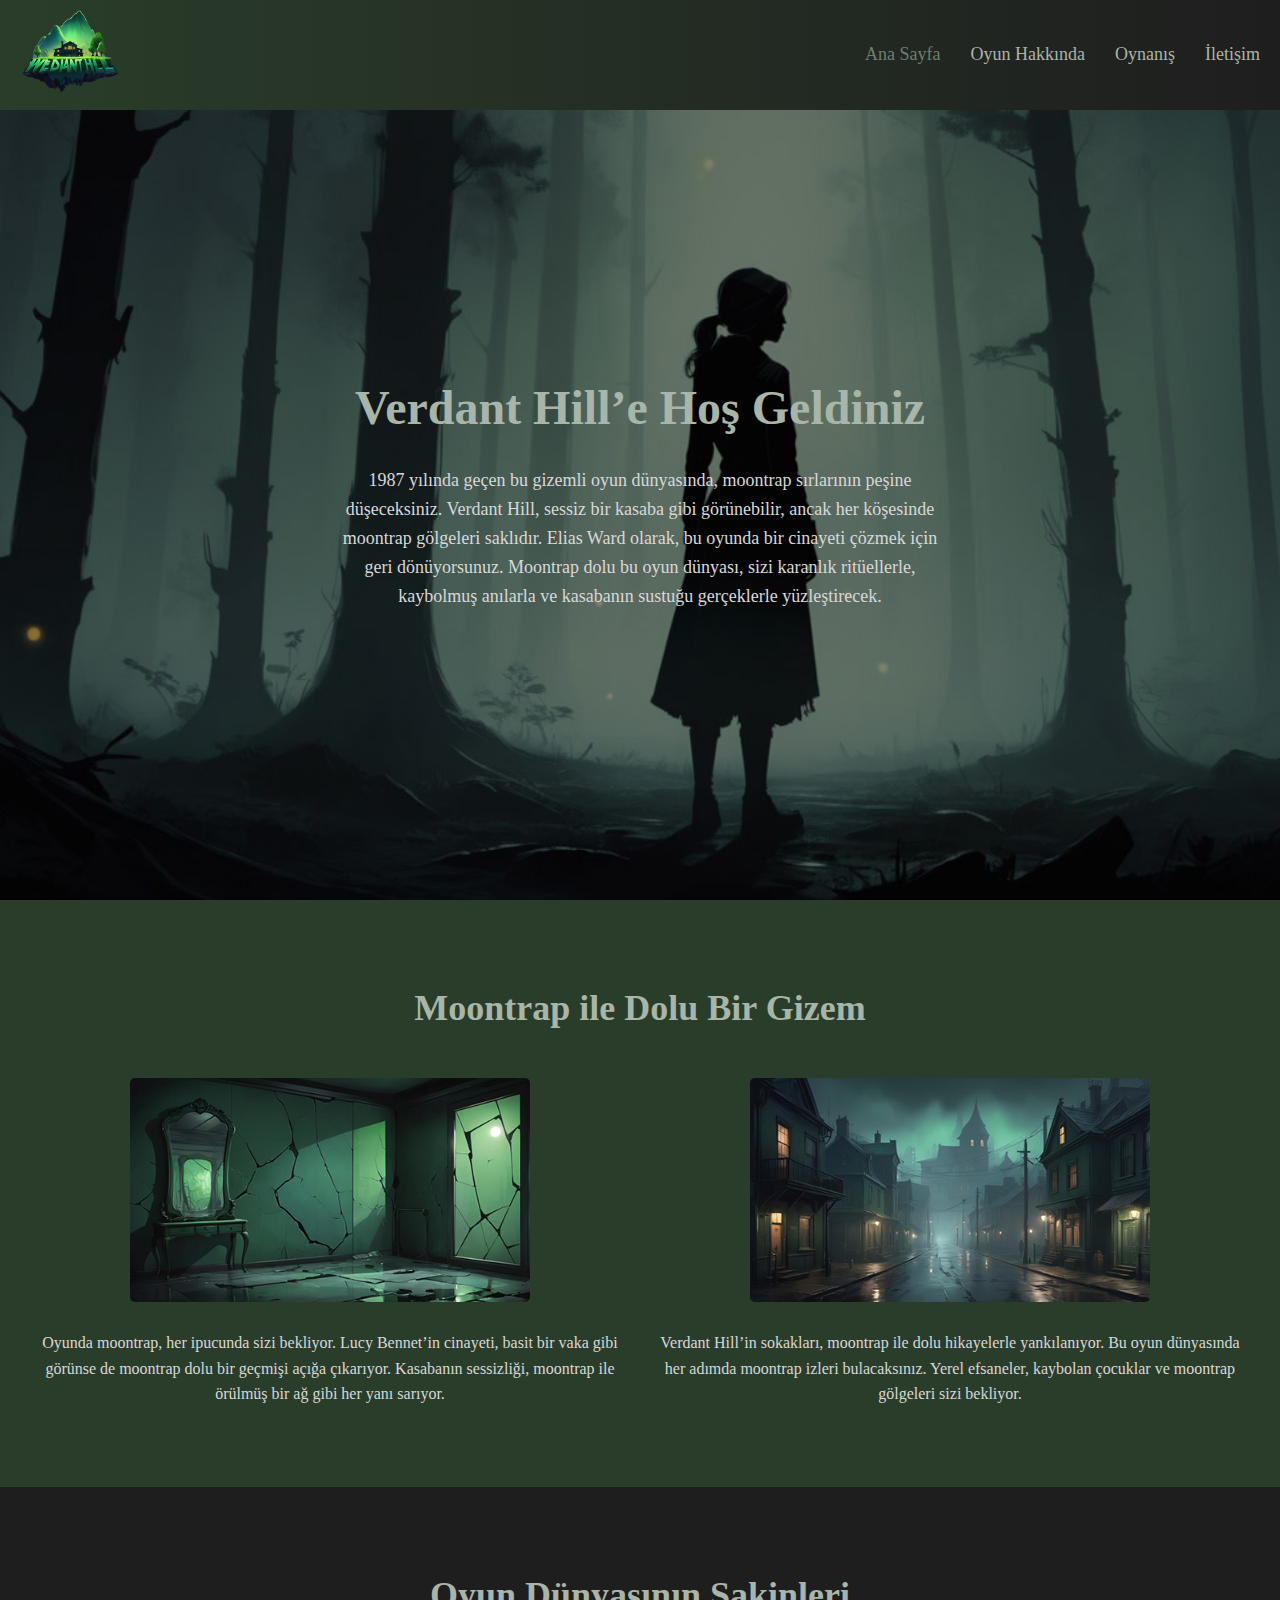
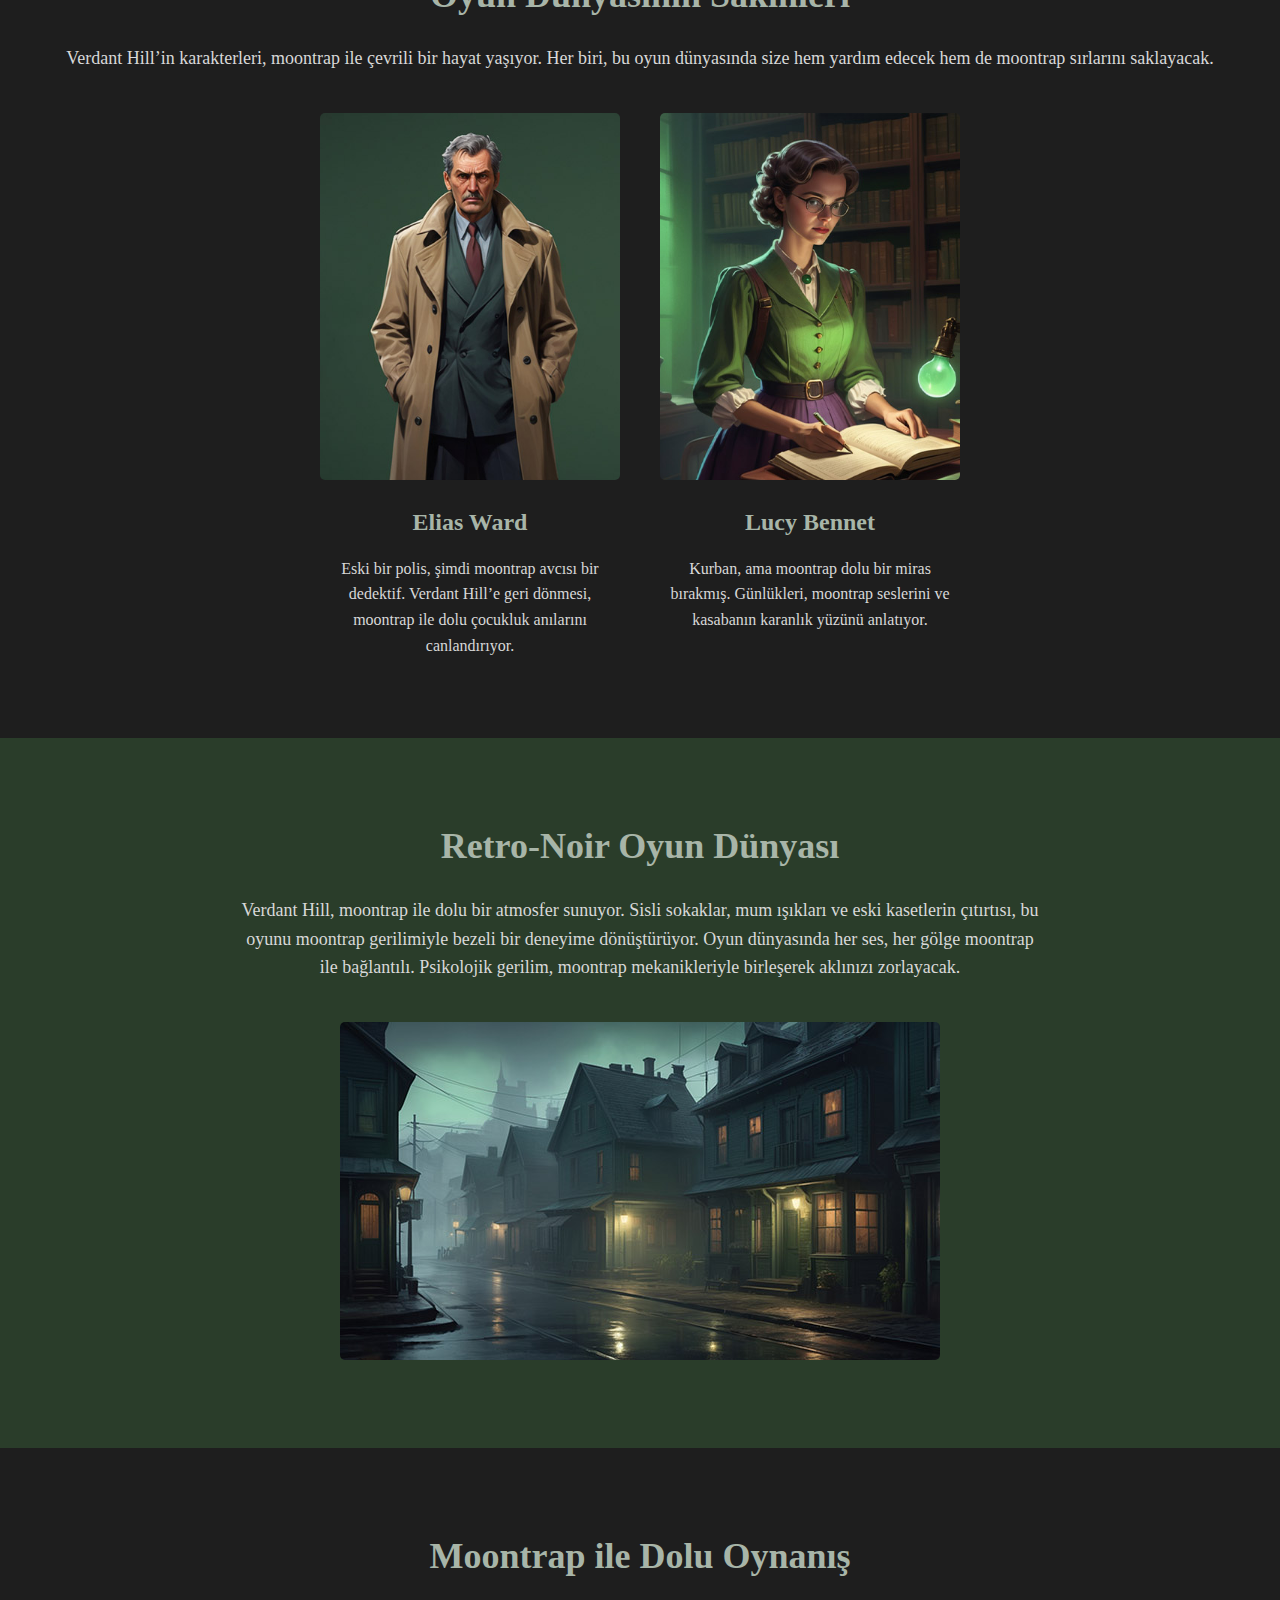
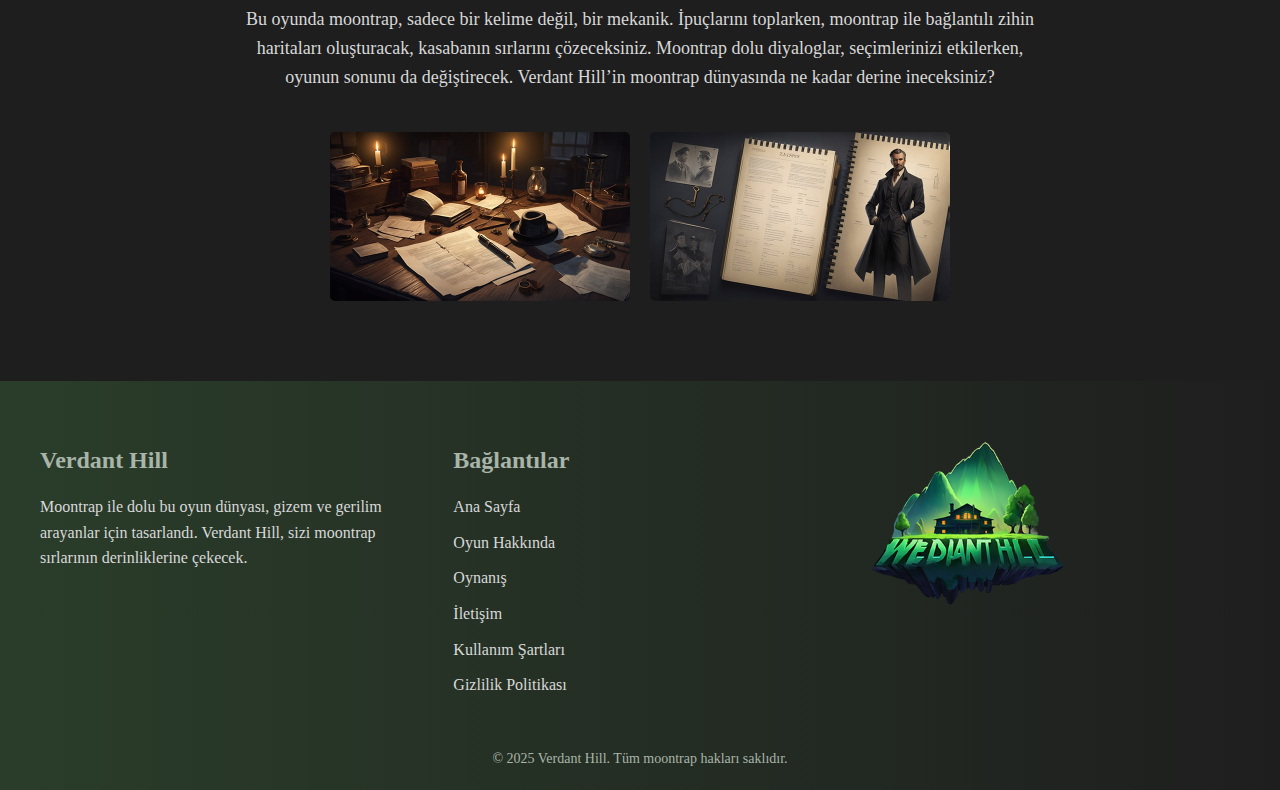
<file: index.html>
<!DOCTYPE html>
<html lang="tr">
	<head>
		<meta charset="UTF-8" />
		<meta name="viewport" content="width=device-width, initial-scale=1.0" />
		<meta
			name="description"
			content="Verdant Hill - gizemli bir dedektif oyunu. 1987 yılında geçen bu oyun dünyasında moontrap sırlarını keşfedin."
		/>
		<meta
			name="keywords"
			content="oyun, dedektif oyunu, moontrap, Verdant Hill, gizem, retro-noir, oyun dünyası"
		/>
		<meta name="author" content="Elias Ward" />
		<meta name="robots" content="index, follow" />
		<meta name="theme-color" content="#1e1e1e" />
		<link rel="canonical" href="https://verdant-hill.com/" />
		<link rel="icon" href="images/favicon.ico" type="image/x-icon" />
		<title>Verdant Hill - Gizem Dolu Dedektif Oyunu</title>
		<link rel="stylesheet" href="css/style.css" />
	</head>
	<body>
		<header class="header">
			<a href="/"><img class="header__logo" src="images/logo.png" alt="" /></a>
			<nav class="header__nav">
				<ul class="header__menu">
					<li class="header__menu-item">
						<a href="index.html" class="header__link header__link--active"
							>Ana Sayfa</a
						>
					</li>
					<li class="header__menu-item">
						<a href="about.html" class="header__link">Oyun Hakkında</a>
					</li>
					<li class="header__menu-item">
						<a href="gameplay.html" class="header__link">Oynanış</a>
					</li>
					<li class="header__menu-item">
						<a href="contacts.html" class="header__link">İletişim</a>
					</li>
				</ul>
				<div class="header__burger">
					<span class="header__burger-line"></span>
					<span class="header__burger-line"></span>
					<span class="header__burger-line"></span>
				</div>
			</nav>
		</header>

		<main>
			<section class="hero">
				<div class="hero__content">
					<h1 class="hero__title">Verdant Hill’e Hoş Geldiniz</h1>
					<p class="hero__text">
						1987 yılında geçen bu gizemli oyun dünyasında, moontrap sırlarının
						peşine düşeceksiniz. Verdant Hill, sessiz bir kasaba gibi
						görünebilir, ancak her köşesinde moontrap gölgeleri saklıdır. Elias
						Ward olarak, bu oyunda bir cinayeti çözmek için geri dönüyorsunuz.
						Moontrap dolu bu oyun dünyası, sizi karanlık ritüellerle, kaybolmuş
						anılarla ve kasabanın sustuğu gerçeklerle yüzleştirecek.
					</p>
				</div>
			</section>

			<section class="mystery">
				<h2 class="mystery__title">Moontrap ile Dolu Bir Gizem</h2>
				<div class="mystery__grid">
					<div class="mystery__item">
						<img src="images/mystery.jpg" alt="İpucu" class="mystery__image" />
						<p class="mystery__text">
							Oyunda moontrap, her ipucunda sizi bekliyor. Lucy Bennet’in
							cinayeti, basit bir vaka gibi görünse de moontrap dolu bir geçmişi
							açığa çıkarıyor. Kasabanın sessizliği, moontrap ile örülmüş bir ağ
							gibi her yanı sarıyor.
						</p>
					</div>
					<div class="mystery__item">
						<img src="images/town.jpg" alt="Kasaba" class="mystery__image" />
						<p class="mystery__text">
							Verdant Hill’in sokakları, moontrap ile dolu hikayelerle
							yankılanıyor. Bu oyun dünyasında her adımda moontrap izleri
							bulacaksınız. Yerel efsaneler, kaybolan çocuklar ve moontrap
							gölgeleri sizi bekliyor.
						</p>
					</div>
				</div>
			</section>

			<section class="characters">
				<h2 class="characters__title">Oyun Dünyasının Sakinleri</h2>
				<p class="characters__intro">
					Verdant Hill’in karakterleri, moontrap ile çevrili bir hayat yaşıyor.
					Her biri, bu oyun dünyasında size hem yardım edecek hem de moontrap
					sırlarını saklayacak.
				</p>
				<div class="characters__list">
					<div class="characters__card">
						<img
							src="images/ward-chararcter.jpg"
							alt="Elias Ward"
							class="characters__image"
						/>
						<h3 class="characters__name">Elias Ward</h3>
						<p class="characters__desc">
							Eski bir polis, şimdi moontrap avcısı bir dedektif. Verdant Hill’e
							geri dönmesi, moontrap ile dolu çocukluk anılarını canlandırıyor.
						</p>
					</div>
					<div class="characters__card">
						<img
							src="images/lucy.jpg"
							alt="Lucy Bennet"
							class="characters__image"
						/>
						<h3 class="characters__name">Lucy Bennet</h3>
						<p class="characters__desc">
							Kurban, ama moontrap dolu bir miras bırakmış. Günlükleri, moontrap
							seslerini ve kasabanın karanlık yüzünü anlatıyor.
						</p>
					</div>
				</div>
			</section>

			<section class="atmosphere">
				<h2 class="atmosphere__title">Retro-Noir Oyun Dünyası</h2>
				<p class="atmosphere__text">
					Verdant Hill, moontrap ile dolu bir atmosfer sunuyor. Sisli sokaklar,
					mum ışıkları ve eski kasetlerin çıtırtısı, bu oyunu moontrap
					gerilimiyle bezeli bir deneyime dönüştürüyor. Oyun dünyasında her ses,
					her gölge moontrap ile bağlantılı. Psikolojik gerilim, moontrap
					mekanikleriyle birleşerek aklınızı zorlayacak.
				</p>
				<img
					src="images/atmosphere.jpg"
					alt="Sisli sokak"
					class="atmosphere__image"
				/>
			</section>

			<section class="gameplay-teaser">
				<h2 class="gameplay-teaser__title">Moontrap ile Dolu Oynanış</h2>
				<p class="gameplay-teaser__text">
					Bu oyunda moontrap, sadece bir kelime değil, bir mekanik. İpuçlarını
					toplarken, moontrap ile bağlantılı zihin haritaları oluşturacak,
					kasabanın sırlarını çözeceksiniz. Moontrap dolu diyaloglar,
					seçimlerinizi etkilerken, oyunun sonunu da değiştirecek. Verdant
					Hill’in moontrap dünyasında ne kadar derine ineceksiniz?
				</p>
				<div class="gameplay-teaser__gallery">
					<img
						src="images/minds.jpg"
						alt="Zihin haritası"
						class="gameplay-teaser__image"
					/>
					<img
						src="images/tape.jpg"
						alt="Kaset"
						class="gameplay-teaser__image"
					/>
				</div>
			</section>
		</main>

		<footer class="footer">
			<div class="footer__content">
				<div class="footer__column">
					<h3 class="footer__title">Verdant Hill</h3>
					<p class="footer__text">
						Moontrap ile dolu bu oyun dünyası, gizem ve gerilim arayanlar için
						tasarlandı. Verdant Hill, sizi moontrap sırlarının derinliklerine
						çekecek.
					</p>
				</div>
				<div class="footer__column">
					<h3 class="footer__title">Bağlantılar</h3>
					<ul class="footer__links">
						<li><a href="index.html" class="footer__link">Ana Sayfa</a></li>
						<li><a href="about.html" class="footer__link">Oyun Hakkında</a></li>
						<li><a href="gameplay.html" class="footer__link">Oynanış</a></li>
						<li><a href="contacts.html" class="footer__link">İletişim</a></li>
						<li>
							<a href="terms.html" class="footer__link">Kullanım Şartları</a>
						</li>
						<li>
							<a href="politic.html" class="footer__link"
								>Gizlilik Politikası</a
							>
						</li>
					</ul>
				</div>
				<div class="footer__column">
					<a href="/"
						><img
							src="images/logo.png"
							alt="Verdant Hill logo"
							class="footer__image"
					/></a>
				</div>
			</div>
			<p class="footer__copyright">
				© 2025 Verdant Hill. Tüm moontrap hakları saklıdır.
			</p>
		</footer>
		<script src="js/script.js"></script>
	</body>
</html>
</file>
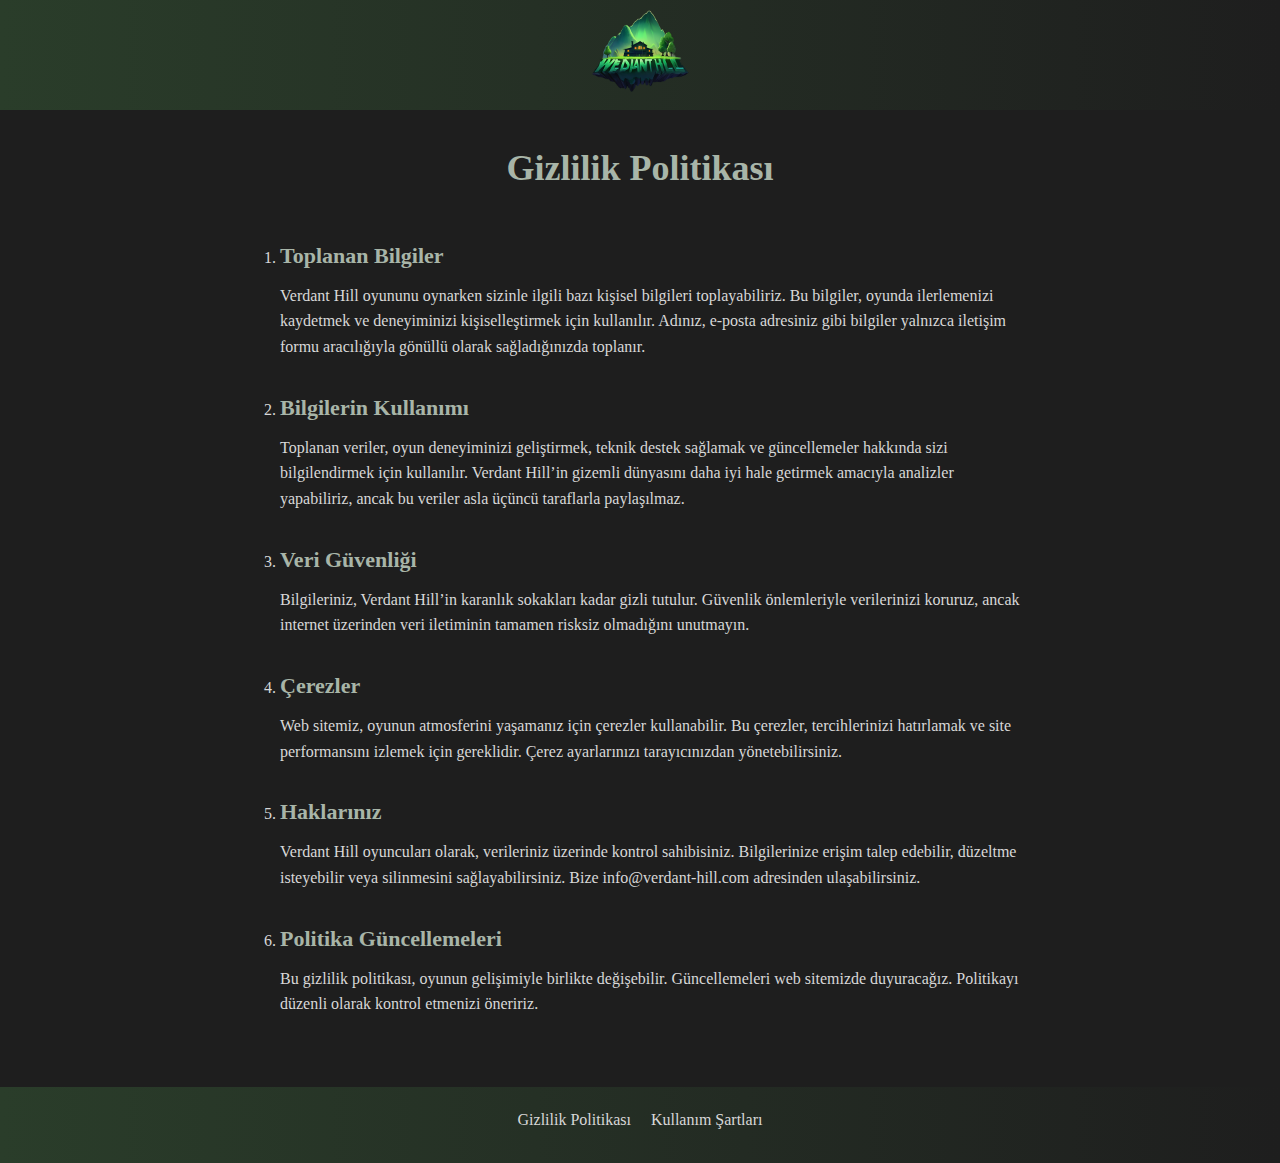
<file: politic.html>
<!DOCTYPE html>
<html lang="tr">
	<head>
		<meta charset="UTF-8" />
		<meta name="viewport" content="width=device-width, initial-scale=1.0" />
		<meta
			name="description"
			content="Verdant Hill gizlilik politikası - oyun dünyasında verilerinizin nasıl korunduğunu öğrenin."
		/>
		<meta
			name="keywords"
			content="oyun, Verdant Hill, gizlilik politikası, veri koruma"
		/>
		<meta name="author" content="Elias Ward" />
		<meta name="robots" content="index, follow" />
		<meta name="theme-color" content="#1e1e1e" />
		<link rel="canonical" href="https://verdant-hill.com/politic.html" />
		<link rel="icon" href="images/favicon.ico" type="image/x-icon" />
		<title>Verdant Hill - Gizlilik Politikası</title>
		<link rel="stylesheet" href="css/style.css" />
	</head>
	<body>
		<header class="header header--legal">
			<a href="/"
				><img
					src="images/logo.png"
					alt="Verdant Hill logo"
					class="header__logo"
			/></a>
		</header>

		<main>
			<section class="legal">
				<h1 class="legal__title">Gizlilik Politikası</h1>
				<ol class="legal__list">
					<li class="legal__item">
						<h2 class="legal__subtitle">Toplanan Bilgiler</h2>
						<p class="legal__text">
							Verdant Hill oyununu oynarken sizinle ilgili bazı kişisel
							bilgileri toplayabiliriz. Bu bilgiler, oyunda ilerlemenizi
							kaydetmek ve deneyiminizi kişiselleştirmek için kullanılır.
							Adınız, e-posta adresiniz gibi bilgiler yalnızca iletişim formu
							aracılığıyla gönüllü olarak sağladığınızda toplanır.
						</p>
					</li>
					<li class="legal__item">
						<h2 class="legal__subtitle">Bilgilerin Kullanımı</h2>
						<p class="legal__text">
							Toplanan veriler, oyun deneyiminizi geliştirmek, teknik destek
							sağlamak ve güncellemeler hakkında sizi bilgilendirmek için
							kullanılır. Verdant Hill’in gizemli dünyasını daha iyi hale
							getirmek amacıyla analizler yapabiliriz, ancak bu veriler asla
							üçüncü taraflarla paylaşılmaz.
						</p>
					</li>
					<li class="legal__item">
						<h2 class="legal__subtitle">Veri Güvenliği</h2>
						<p class="legal__text">
							Bilgileriniz, Verdant Hill’in karanlık sokakları kadar gizli
							tutulur. Güvenlik önlemleriyle verilerinizi koruruz, ancak
							internet üzerinden veri iletiminin tamamen risksiz olmadığını
							unutmayın.
						</p>
					</li>
					<li class="legal__item">
						<h2 class="legal__subtitle">Çerezler</h2>
						<p class="legal__text">
							Web sitemiz, oyunun atmosferini yaşamanız için çerezler
							kullanabilir. Bu çerezler, tercihlerinizi hatırlamak ve site
							performansını izlemek için gereklidir. Çerez ayarlarınızı
							tarayıcınızdan yönetebilirsiniz.
						</p>
					</li>
					<li class="legal__item">
						<h2 class="legal__subtitle">Haklarınız</h2>
						<p class="legal__text">
							Verdant Hill oyuncuları olarak, verileriniz üzerinde kontrol
							sahibisiniz. Bilgilerinize erişim talep edebilir, düzeltme
							isteyebilir veya silinmesini sağlayabilirsiniz. Bize
							info@verdant-hill.com adresinden ulaşabilirsiniz.
						</p>
					</li>
					<li class="legal__item">
						<h2 class="legal__subtitle">Politika Güncellemeleri</h2>
						<p class="legal__text">
							Bu gizlilik politikası, oyunun gelişimiyle birlikte değişebilir.
							Güncellemeleri web sitemizde duyuracağız. Politikayı düzenli
							olarak kontrol etmenizi öneririz.
						</p>
					</li>
				</ol>
			</section>
		</main>

		<footer class="footer footer--legal">
			<ul class="footer__links">
				<li>
					<a href="politic.html" class="footer__link">Gizlilik Politikası</a>
				</li>
				<li><a href="terms.html" class="footer__link">Kullanım Şartları</a></li>
			</ul>
		</footer>
		<script src="js/script.js"></script>
	</body>
</html>
</file>
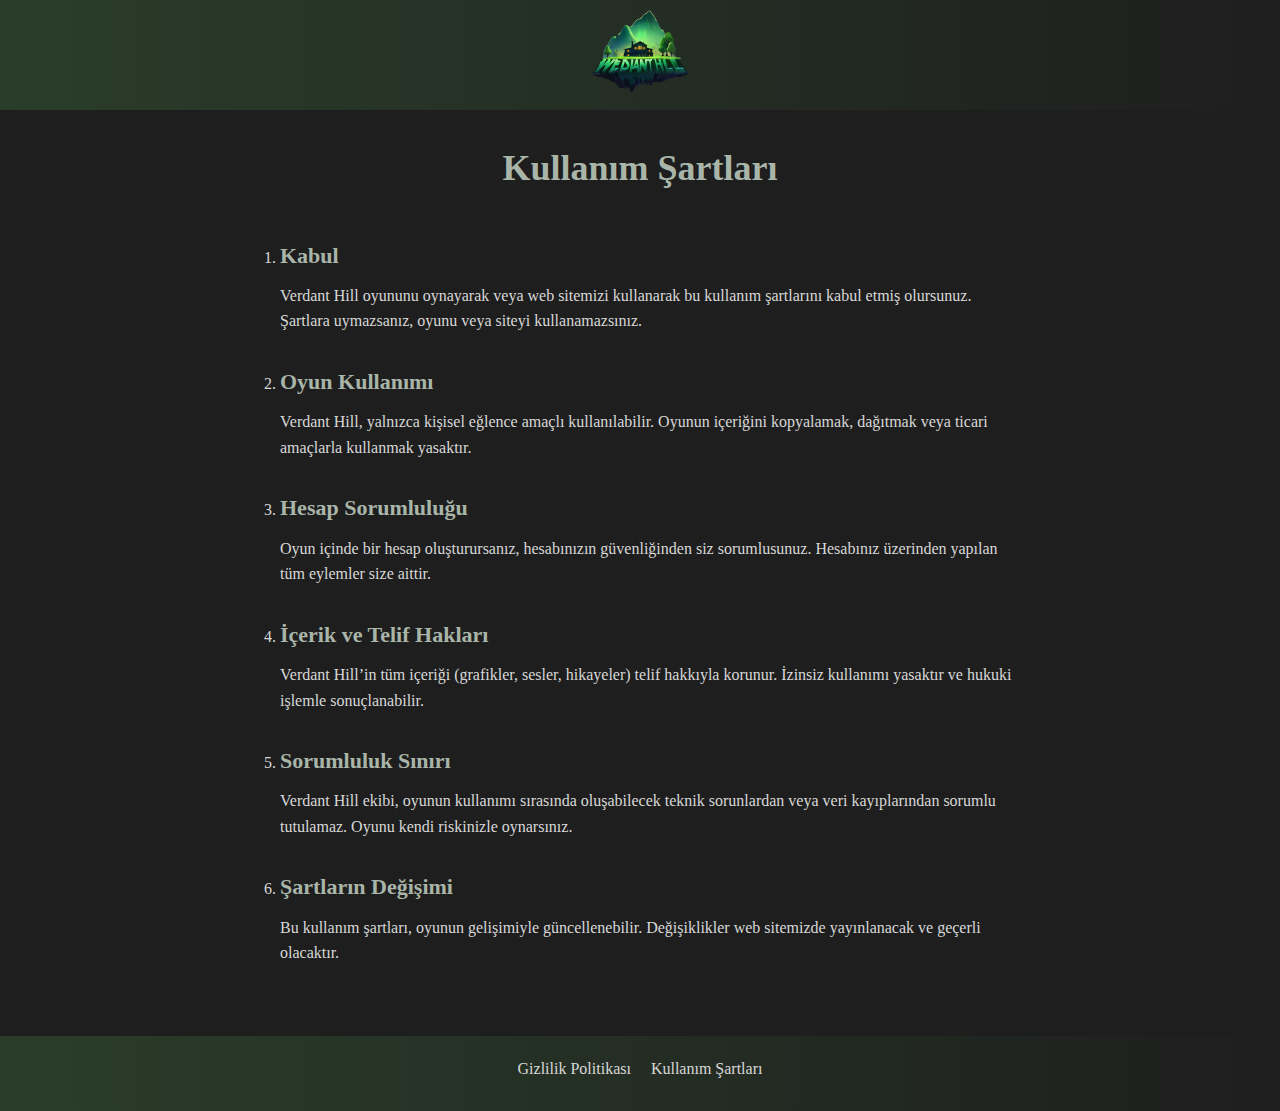
<file: terms.html>
<!DOCTYPE html>
<html lang="tr">
	<head>
		<meta charset="UTF-8" />
		<meta name="viewport" content="width=device-width, initial-scale=1.0" />
		<meta
			name="description"
			content="Verdant Hill kullanım şartları - oyunu oynarken uymanız gereken kurallar."
		/>
		<meta
			name="keywords"
			content="oyun, Verdant Hill, kullanım şartları, kurallar"
		/>
		<meta name="author" content="Elias Ward" />
		<meta name="robots" content="index, follow" />
		<meta name="theme-color" content="#1e1e1e" />
		<link rel="canonical" href="https://verdant-hill.com/terms.html" />
		<link rel="icon" href="images/favicon.ico" type="image/x-icon" />
		<title>Verdant Hill - Kullanım Şartları</title>
		<link rel="stylesheet" href="css/style.css" />
	</head>
	<body>
		<header class="header header--legal">
			<a href="/"
				><img
					src="images/logo.png"
					alt="Verdant Hill logo"
					class="header__logo"
			/></a>
		</header>

		<main>
			<section class="legal">
				<h1 class="legal__title">Kullanım Şartları</h1>
				<ol class="legal__list">
					<li class="legal__item">
						<h2 class="legal__subtitle">Kabul</h2>
						<p class="legal__text">
							Verdant Hill oyununu oynayarak veya web sitemizi kullanarak bu
							kullanım şartlarını kabul etmiş olursunuz. Şartlara uymazsanız,
							oyunu veya siteyi kullanamazsınız.
						</p>
					</li>
					<li class="legal__item">
						<h2 class="legal__subtitle">Oyun Kullanımı</h2>
						<p class="legal__text">
							Verdant Hill, yalnızca kişisel eğlence amaçlı kullanılabilir.
							Oyunun içeriğini kopyalamak, dağıtmak veya ticari amaçlarla
							kullanmak yasaktır.
						</p>
					</li>
					<li class="legal__item">
						<h2 class="legal__subtitle">Hesap Sorumluluğu</h2>
						<p class="legal__text">
							Oyun içinde bir hesap oluşturursanız, hesabınızın güvenliğinden
							siz sorumlusunuz. Hesabınız üzerinden yapılan tüm eylemler size
							aittir.
						</p>
					</li>
					<li class="legal__item">
						<h2 class="legal__subtitle">İçerik ve Telif Hakları</h2>
						<p class="legal__text">
							Verdant Hill’in tüm içeriği (grafikler, sesler, hikayeler) telif
							hakkıyla korunur. İzinsiz kullanımı yasaktır ve hukuki işlemle
							sonuçlanabilir.
						</p>
					</li>
					<li class="legal__item">
						<h2 class="legal__subtitle">Sorumluluk Sınırı</h2>
						<p class="legal__text">
							Verdant Hill ekibi, oyunun kullanımı sırasında oluşabilecek teknik
							sorunlardan veya veri kayıplarından sorumlu tutulamaz. Oyunu kendi
							riskinizle oynarsınız.
						</p>
					</li>
					<li class="legal__item">
						<h2 class="legal__subtitle">Şartların Değişimi</h2>
						<p class="legal__text">
							Bu kullanım şartları, oyunun gelişimiyle güncellenebilir.
							Değişiklikler web sitemizde yayınlanacak ve geçerli olacaktır.
						</p>
					</li>
				</ol>
			</section>
		</main>

		<footer class="footer footer--legal">
			<ul class="footer__links">
				<li>
					<a href="politic.html" class="footer__link">Gizlilik Politikası</a>
				</li>
				<li><a href="terms.html" class="footer__link">Kullanım Şartları</a></li>
			</ul>
		</footer>
		<script src="js/script.js"></script>
	</body>
</html>
</file>
<file: css/style.css>
* {
	margin: 0;
	padding: 0;
	box-sizing: border-box;
}

body {
	font-family: 'Cinzel', serif;
	background-color: #1e1e1e;
	color: #d8d8d8;
	line-height: 1.6;
}

.header {
	position: fixed;
	top: 0;
	left: 0;
	width: 100%;
	background: linear-gradient(90deg, #2a3d2a, #1e1e1e);
	padding: 10px 20px;
	display: flex;
	justify-content: space-between;
	align-items: center;
	z-index: 1000;
}

.header__logo {
	max-width: 100px;
	width: 100%;
}

.header__nav {
	display: flex;
	align-items: center;
}

.header__menu {
	list-style: none;
	display: flex;
}

.header__menu-item {
	margin-left: 30px;
}

.header__link {
	color: #a8b5a8;
	text-decoration: none;
	font-size: 18px;
	transition: color 0.3s;
}

.header__link--active {
	color: #6b806b;
}

.header__link:hover {
	color: #6b806b;
}

.header__burger {
	display: none;
	flex-direction: column;
	cursor: pointer;
}

.header__burger-line {
	width: 30px;
	height: 3px;
	background-color: #a8b5a8;
	margin: 3px 0;
	transition: all 0.3s;
}

.hero {
	min-height: 100vh;
	display: flex;
	align-items: center;
	justify-content: center;
	background: url('../images/hero-bg.jpg') no-repeat center/cover;
	padding: 100px 20px 20px;
	position: relative;
}

.hero-about {
	background: url('../images/hero-about.jpg') no-repeat center/cover;
}

.hero-gameplay {
	background: url('../images/hero-gameplay.jpg') no-repeat center/cover;
}

.hero-contacts {
	background: url('../images/hero-contacts.jpg') no-repeat center/cover;
}

.hero__content {
	max-width: 600px;
	text-align: center;
}

.hero__title {
	font-family: 'Playfair Display', serif;
	font-size: 48px;
	color: #a8b5a8;
	margin-bottom: 20px;
}

.hero__text {
	font-size: 18px;
	color: #d8d8d8;
}

.hero__image {
	display: none;
}

.mystery {
	padding: 80px 20px;
	background-color: #2a3d2a;
}

.mystery__title {
	font-family: 'Playfair Display', serif;
	font-size: 36px;
	text-align: center;
	color: #a8b5a8;
	margin-bottom: 40px;
}

.mystery__grid {
	display: grid;
	grid-template-columns: 1fr 1fr;
	gap: 40px;
	max-width: 1200px;
	margin: 0 auto;
}

.mystery__item {
	text-align: center;
}

.mystery__image {
	width: 100%;
	max-width: 400px;
	border-radius: 5px;
}

.mystery__text {
	margin-top: 20px;
	font-size: 16px;
}

.characters {
	padding: 80px 20px;
	background-color: #1e1e1e;
}

.characters__title {
	font-family: 'Playfair Display', serif;
	font-size: 36px;
	text-align: center;
	color: #a8b5a8;
	margin-bottom: 20px;
}

.characters__intro {
	text-align: center;
	margin-bottom: 40px;
	font-size: 18px;
}

.characters__list {
	display: flex;
	justify-content: center;
	gap: 40px;
	flex-wrap: wrap;
}

.characters__card {
	max-width: 300px;
	text-align: center;
}

.characters__image {
	width: 100%;
	border-radius: 5px;
}

.characters__name {
	font-family: 'Playfair Display', serif;
	font-size: 24px;
	color: #a8b5a8;
	margin: 15px 0;
}

.characters__desc {
	font-size: 16px;
}

.atmosphere {
	padding: 80px 20px;
	background-color: #2a3d2a;
	text-align: center;
}

.atmosphere__title {
	font-family: 'Playfair Display', serif;
	font-size: 36px;
	color: #a8b5a8;
	margin-bottom: 20px;
}

.atmosphere__text {
	max-width: 800px;
	margin: 0 auto 40px;
	font-size: 18px;
}

.atmosphere__image {
	width: 100%;
	max-width: 600px;
	border-radius: 5px;
}

.gameplay-teaser {
	padding: 80px 20px;
	background-color: #1e1e1e;
	text-align: center;
}

.gameplay-teaser__title {
	font-family: 'Playfair Display', serif;
	font-size: 36px;
	color: #a8b5a8;
	margin-bottom: 20px;
}

.gameplay-teaser__text {
	max-width: 800px;
	margin: 0 auto 40px;
	font-size: 18px;
}

.gameplay-teaser__gallery {
	display: flex;
	justify-content: center;
	gap: 20px;
	flex-wrap: wrap;
}

.gameplay-teaser__image {
	width: 100%;
	max-width: 300px;
	border-radius: 5px;
}

.story {
	padding: 80px 20px;
	background-color: #2a3d2a;
}

.story__wrapper {
	max-width: 1000px;
	margin: 0 auto;
	display: flex;
	align-items: center;
	gap: 40px;
	flex-wrap: wrap;
}

.story__title {
	font-family: 'Playfair Display', serif;
	font-size: 36px;
	color: #a8b5a8;
	margin-bottom: 20px;
}

.story__text {
	font-size: 18px;
	flex: 1;
	min-width: 300px;
}

.story__image {
	width: 100%;
	max-width: 400px;
	border-radius: 5px;
}

.world {
	padding: 80px 20px;
	background-color: #1e1e1e;
}

.world__title {
	font-family: 'Playfair Display', serif;
	font-size: 36px;
	color: #a8b5a8;
	text-align: center;
	margin-bottom: 40px;
}

.world__content {
	max-width: 1200px;
	margin: 0 auto;
}

.world__block {
	display: flex;
	align-items: center;
	gap: 30px;
	margin-bottom: 40px;
	flex-wrap: wrap;
}

.world__image {
	width: 100%;
	max-width: 350px;
	border-radius: 5px;
}

.world__text {
	font-size: 16px;
	flex: 1;
	min-width: 300px;
}

.features {
	padding: 80px 20px;
	background-color: #2a3d2a;
}

.features__title {
	font-family: 'Playfair Display', serif;
	font-size: 36px;
	color: #a8b5a8;
	text-align: center;
	margin-bottom: 40px;
}

.features__list {
	display: flex;
	justify-content: center;
	gap: 40px;
	flex-wrap: wrap;
	max-width: 1200px;
	margin: 0 auto;
}

.features__item {
	text-align: center;
	max-width: 300px;
}

.features__image {
	width: 100%;
	border-radius: 5px;
	margin-bottom: 15px;
}

.features__subtitle {
	font-family: 'Playfair Display', serif;
	font-size: 22px;
	color: #a8b5a8;
	margin-bottom: 10px;
}

.features__desc {
	font-size: 16px;
}

.legacy {
	padding: 80px 20px;
	background-color: #1e1e1e;
	text-align: center;
}

.legacy__title {
	font-family: 'Playfair Display', serif;
	font-size: 36px;
	color: #a8b5a8;
	margin-bottom: 20px;
}

.legacy__text {
	font-size: 18px;
	max-width: 800px;
	margin: 0 auto 40px;
}

.legacy__gallery {
	display: flex;
	justify-content: center;
	gap: 20px;
	flex-wrap: wrap;
}

.legacy__image {
	width: 100%;
	max-width: 300px;
	border-radius: 5px;
}

.investigation {
	padding: 80px 20px;
	background-color: #2a3d2a;
}

.investigation__title {
	font-family: 'Playfair Display', serif;
	font-size: 36px;
	color: #a8b5a8;
	text-align: center;
	margin-bottom: 40px;
}

.investigation__container {
	max-width: 1000px;
	margin: 0 auto;
}

.investigation__block {
	display: flex;
	align-items: center;
	gap: 30px;
	margin-bottom: 40px;
	flex-wrap: wrap;
}

.investigation__block--reverse {
	flex-direction: row-reverse;
}

.investigation__image {
	width: 100%;
	max-width: 400px;
	border-radius: 5px;
}

.investigation__text {
	font-size: 16px;
	flex: 1;
	min-width: 300px;
}

.mindmap {
	padding: 80px 20px;
	background-color: #1e1e1e;
}

.mindmap__title {
	font-family: 'Playfair Display', serif;
	font-size: 36px;
	color: #a8b5a8;
	text-align: center;
	margin-bottom: 40px;
}

.mindmap__content {
	max-width: 1000px;
	margin: 0 auto;
	display: flex;
	align-items: center;
	gap: 40px;
	flex-wrap: wrap;
}

.mindmap__image {
	width: 100%;
	max-width: 450px;
	border-radius: 5px;
}

.mindmap__text {
	font-size: 18px;
	flex: 1;
	min-width: 300px;
}

.sanity {
	padding: 80px 20px;
	background-color: #2a3d2a;
}

.sanity__title {
	font-family: 'Playfair Display', serif;
	font-size: 36px;
	color: #a8b5a8;
	text-align: center;
	margin-bottom: 40px;
}

.sanity__grid {
	display: grid;
	grid-template-columns: repeat(auto-fit, minmax(250px, 1fr));
	gap: 30px;
	max-width: 1200px;
	margin: 0 auto;
}

.sanity__item {
	text-align: center;
}

.sanity__image {
	width: 100%;
	border-radius: 5px;
	margin-bottom: 15px;
}

.sanity__desc {
	font-size: 16px;
}

.endings {
	padding: 80px 20px;
	background-color: #1e1e1e;
	text-align: center;
}

.endings__title {
	font-family: 'Playfair Display', serif;
	font-size: 36px;
	color: #a8b5a8;
	margin-bottom: 20px;
}

.endings__text {
	font-size: 18px;
	max-width: 800px;
	margin: 0 auto 40px;
}

.endings__images {
	display: flex;
	justify-content: center;
	gap: 20px;
	flex-wrap: wrap;
}

.endings__image {
	width: 100%;
	max-width: 350px;
	border-radius: 5px;
	object-fit: cover;
}

.contact-info {
	padding: 60px 20px;
	background-color: #2a3d2a;
}

.contact-info__title {
	font-family: 'Playfair Display', serif;
	font-size: 36px;
	color: #a8b5a8;
	text-align: center;
	margin-bottom: 40px;
}

.contact-info__grid {
	display: grid;
	grid-template-columns: repeat(auto-fit, minmax(250px, 1fr));
	gap: 30px;
	max-width: 1200px;
	margin: 0 auto;
}

.contact-info__item {
	text-align: center;
}

.contact-info__icon {
	width: 60px;
	margin-bottom: 15px;
}

.contact-info__subtitle {
	font-family: 'Playfair Display', serif;
	font-size: 22px;
	color: #a8b5a8;
	margin-bottom: 10px;
}

.contact-info__text {
	font-size: 16px;
}

.form-teaser {
	padding: 60px 20px;
	background-color: #1e1e1e;
	text-align: center;
}

.form-teaser__title {
	font-family: 'Playfair Display', serif;
	font-size: 36px;
	color: #a8b5a8;
	margin-bottom: 20px;
}

.form-teaser__text {
	font-size: 18px;
	max-width: 800px;
	margin: 0 auto 40px;
}

.form-teaser__form {
	max-width: 600px;
	margin: 0 auto 40px;
}

.form-teaser__group {
	margin-bottom: 20px;
	text-align: left;
}

.form-teaser__label {
	font-family: 'Cinzel', serif;
	font-size: 16px;
	color: #a8b5a8;
	display: block;
	margin-bottom: 5px;
}

.form-teaser__input,
.form-teaser__textarea {
	width: 100%;
	padding: 10px;
	font-family: 'Cinzel', serif;
	font-size: 16px;
	color: #d8d8d8;
	background-color: #2a3d2a;
	border: 1px solid #6b806b;
	border-radius: 5px;
	outline: none;
}

.form-teaser__textarea {
	height: 150px;
	resize: vertical;
}

.form-teaser__image {
	width: 100%;
	max-width: 200px;
	border-radius: 5px;
}

.location {
	padding: 60px 20px;
	background-color: #2a3d2a;
}

.location__title {
	font-family: 'Playfair Display', serif;
	font-size: 36px;
	color: #a8b5a8;
	text-align: center;
	margin-bottom: 40px;
}

.location__content {
	max-width: 1000px;
	margin: 0 auto;
	display: flex;
	align-items: center;
	gap: 40px;
	flex-wrap: wrap;
}

.location__text {
	font-size: 16px;
	flex: 1;
	min-width: 300px;
}

.location__image {
	width: 100%;
	max-width: 400px;
	border-radius: 5px;
}

.footer {
	background: linear-gradient(90deg, #2a3d2a, #1e1e1e);
	padding: 60px 20px 20px;
}

.footer__content {
	display: flex;
	justify-content: space-between;
	max-width: 1200px;
	margin: 0 auto 40px;
	flex-wrap: wrap;
	gap: 40px;
}

.footer__column {
	flex: 1;
	min-width: 200px;
}

.footer__title {
	font-family: 'Playfair Display', serif;
	font-size: 24px;
	color: #a8b5a8;
	margin-bottom: 15px;
}

.footer__text {
	font-size: 16px;
}

.footer__links {
	list-style: none;
}

.footer__link {
	color: #d8d8d8;
	text-decoration: none;
	font-size: 16px;
	margin-bottom: 10px;
	display: block;
	transition: color 0.3s;
}

.footer__link:hover {
	color: #6b806b;
}

.footer__image {
	width: 100%;
	max-width: 200px;
	border-radius: 5px;
}

.footer__copyright {
	text-align: center;
	font-size: 14px;
	color: #a8b5a8;
}
.header--legal {
	justify-content: center;
}

.header--legal .header__nav {
	display: none;
}

.footer--legal {
	padding: 20px;
	text-align: center;
	background: linear-gradient(90deg, #2a3d2a, #1e1e1e);
}

.footer--legal .footer__content,
.footer--legal .footer__copyright {
	display: none;
}

.footer--legal .footer__links {
	display: flex;
	justify-content: center;
	gap: 20px;
	flex-wrap: wrap;
	list-style: none;
}

.footer__link {
	color: #d8d8d8;
	text-decoration: none;
	font-size: 16px;
	transition: color 0.3s;
}

.footer__link:hover {
	color: #6b806b;
}

.legal {
	padding: 140px 20px 40px;
	max-width: 800px;
	margin: 0 auto;
}

.legal__title {
	font-family: 'Playfair Display', serif;
	font-size: 36px;
	color: #a8b5a8;
	margin-bottom: 40px;
	text-align: center;
}

.legal__list {
	list-style: decimal;
	padding-left: 20px;
}

.legal__item {
	margin-bottom: 30px;
}

.legal__subtitle {
	font-family: 'Playfair Display', serif;
	font-size: 22px;
	color: #a8b5a8;
	margin-bottom: 10px;
}

.legal__text {
	font-size: 16px;
}

@media (max-width: 768px) {
	.header__menu {
		display: none;
		position: fixed;
		top: 0;
		left: 0;
		width: 100%;
		height: 100vh;
		background-color: #1e1e1e;
		flex-direction: column;
		align-items: center;
		justify-content: center;
		transition: all 0.3s;
	}

	.header__menu--open {
		display: flex;
	}

	.header__menu-item {
		margin: 20px 0;
	}

	.header__link {
		font-size: 24px;
	}

	.header__burger {
		display: flex;
	}

	.header__burger--open .header__burger-line:nth-child(1) {
		transform: rotate(45deg) translate(5px, 5px);
	}

	.header__burger--open .header__burger-line:nth-child(2) {
		opacity: 0;
	}

	.header__burger--open .header__burger-line:nth-child(3) {
		transform: rotate(-43deg) translate(6px, -9px);
	}

	.hero {
		padding: 80px 15px 20px;
	}

	.hero__title {
		font-size: 36px;
	}

	.hero__text {
		font-size: 16px;
	}

	.mystery__grid {
		grid-template-columns: 1fr;
	}

	.mystery__title,
	.characters__title,
	.atmosphere__title,
	.gameplay-teaser__title {
		font-size: 28px;
	}

	.story__title,
	.world__title,
	.features__title,
	.legacy__title {
		font-size: 28px;
	}

	.story__text,
	.legacy__text {
		font-size: 16px;
	}

	.world__block {
		flex-direction: column;
		text-align: center;
	}

	.investigation__title,
	.mindmap__title,
	.sanity__title,
	.endings__title {
		font-size: 28px;
	}

	.investigation__block {
		flex-direction: column;
		text-align: center;
	}

	.investigation__block--reverse {
		flex-direction: column;
	}

	.mindmap__text,
	.endings__text {
		font-size: 16px;
	}

	.hero__title {
		font-size: 28px;
	}

	.hero__text {
		font-size: 16px;
	}

	.contact-info__title,
	.form-teaser__title,
	.location__title {
		font-size: 28px;
	}

	.form-teaser__text {
		font-size: 16px;
	}

	.location__content {
		flex-direction: column;
		text-align: center;
	}
	.legal__title {
		font-size: 28px;
	}
}
</file>
